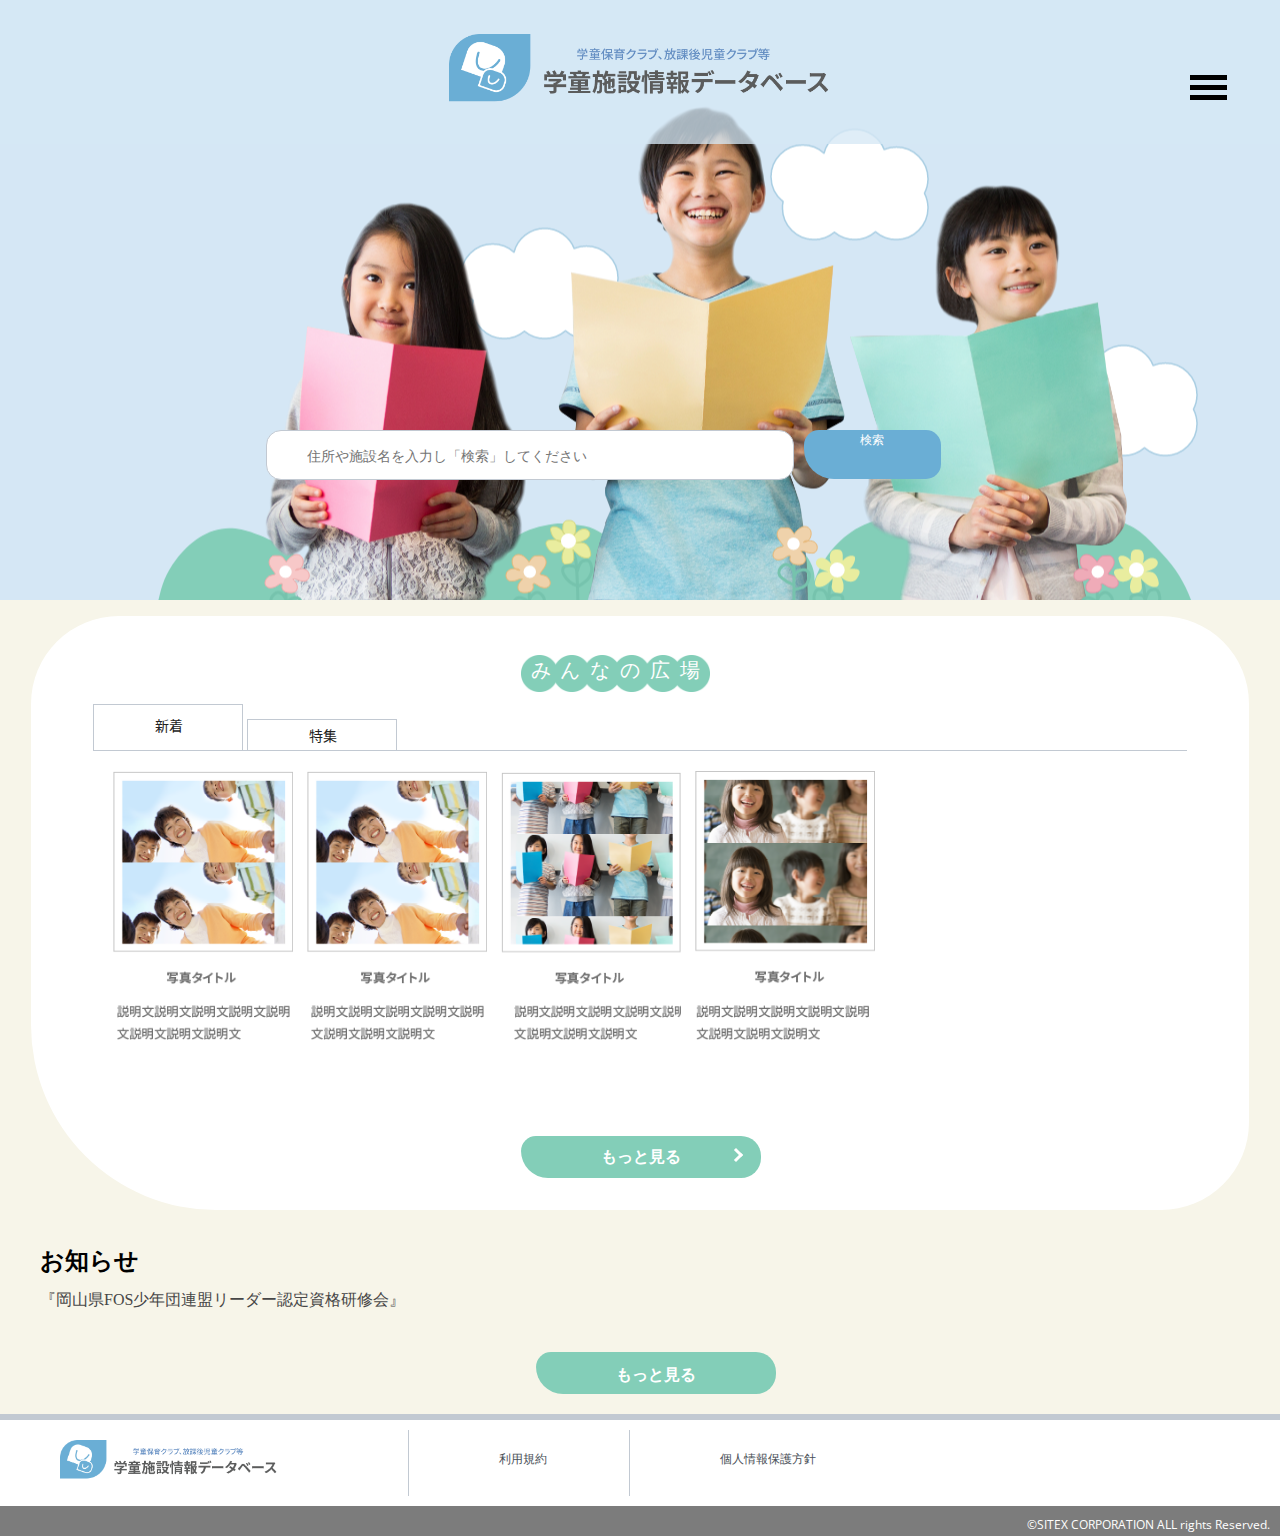
<file: index.html>
<!DOCTYPE html>
<html>

<head>
  <meta charset="UTF-8" />
  <title></title>
  <meta name="viewport" content="width=device-width, initial-scale=1" />
  <link href="http://fonts.googleapis.com/css?family=Open+Sans:400,300,700" rel="stylesheet" type="text/css" />
  <link rel="stylesheet" href="//maxcdn.bootstrapcdn.com/font-awesome/4.3.0/css/font-awesome.min.css" />

  <link rel="stylesheet" href="css/normalize.css" />
  <link rel="stylesheet" href="scss/style.css" />

  <script src="https://code.jquery.com/jquery-3.4.1.slim.min.js"
    integrity="sha256-pasqAKBDmFT4eHoN2ndd6lN370kFiGUFyTiUHWhU7k8=" crossorigin="anonymous"></script>
</head>

<body>
  <!-- ヘッダー -->
  <header class="header">
    <!-- 学童ロゴ -->
    <div class="top-logo">
      <a href="./">
        <img class="logo-img" src="images/logo.png" alt="学童施設情報データベース">
      </a>
    </div>

    <!-- バーガー メニュー -->
    <div class="burger">
      <div class="burger__patty"></div>
      <div class="burger__patty"></div>
      <div class="burger__patty"></div>
    </div>

    <nav class="menu">
      <div class="menu__brand">
        <a href="">
          <div></div>
        </a>
      </div>
      <div>
        <!-- メニューリスト -->
        <ul class="menu__list">
          <li class="menu__item"><a href="#" class="menu__text"><img class="menu__img" src="images/menuim2.png"　alt="学童施設案内">学童施設案内</a></li>
          <li class="menu__item"><a href="#" class="menu__text2">学童施設検索</a></li>
          <li class="menu__item"><a href="#" class="menu__text2">サイトからのお知らせ</a></li>
          <li class="menu__item"><a href="#" class="menu__text"><img class="menu__img" src="images/menuim3.png" alt="このサイトを利用する際に">このサイトを利用する際に</a></li>
          <li class="menu__item"><a href="#" class="menu__text2">利用規約</a></li>
          <li class="menu__item"><a href="#" class="menu__text2">個人情報保護方針
            </a></li>
        </ul>
      </div>
    </nav>
  </header>

  <section>
    <div class="main_content">    
      <!-- 施設名検索フォーム -->
      <article class="container">
        <ul class="bar font12">
          <li class="left-imput"><input id="searchInput" class="form-control fs-12" name="free_word" type="text"
              placeholder="住所や施設名を入力し「検索」してください" maxlength="50"></li>
          <li>
            <form><button class="input-botton input-color">検索</button></form>
          </li>
        </ul>    
      </article>
    </div>

    <!-- みんなの広場 -->
    <article>
      <div class="article">
        <ul class="article-bg">
          <li class="article-title1">みんなの広場</li>
          <li class="notice-container">

            <ul class="tabs">
              <li class="tab-link current" data-tab="tab-1">
                <div class="tabbox-out">
                  <div class="tabbox">新着</div>
                </div>
              </li>
              <li class="tab-link" data-tab="tab-2">
                <div class="tabbox-out">
                  <div class="tabbox">特集</div>
                </div class="tabbox-out">
              </li>
            </ul>

            <!-- 新着写真 -->
            <div id="tab-1" class="tab-content current ">
              <img class="test-im" src="scss/images/testim2.png" alt="">
              <img class="test-im" src="scss/images/testim2.png" alt="">
              <img class="test-im" src="scss/images/testim3.png" alt="">
              <img class="test-im" src="scss/images/testim4.png" alt="">
            </div>
            
            <!-- 特集写真 -->
            <div id="tab-2" class="tab-content">
              <img class="test-im" src="scss/images/testim1.png" alt="">
              <img class="test-im" src="scss/images/testim1.png" alt="">
              <img class="test-im" src="scss/images/testim1.png" alt="">
              <img class="test-im" src="scss/images/testim1.png" alt="">
            </div>
          </li>
          <li class="articlemore-bg"><a href="" class="articlemore-text articlemore-text2">もっと見る</a></li>
        </ul>
      </div>
    </article>

    <!-- お知らせ -->
    <article>
      <div id="news">
        <ul class="news-bg">
          <li class="news-title">お知らせ</li>
          <li class="news-text">『岡山県FOS少年団連盟リーダー認定資格研修会』</li>
          <li class="articlemore-bg"><a href="" class="articlemore-text articlemore-text2">もっと見る</a></li>
        </ul>
      </div>
    </article>
  </section>

  
  <!-- フッター -->
  <footer>
    <div class="footer-line"></div>
    <div class="bgc">
      <ul class="footer-list">
        <li><img class="footer-logo" src="images/logo.png" alt=""></li>
        <li class="footer-bar1">
        </li>
        <li class="footer-text1">利用規約</li>
        <li class="footer-bar2"></li></li>
        <li class="footer-text2">個人情報保護方針</li>
      </ul>
    </div>
    <div class="copyright">©SITEX CORPORATION ALL rights Reserved.</div>
  </footer>
</body>

<!-- バーガー メニュー用のjavascript -->
<script src="js/index.js"></script>
<!-- お知らせタブのjavascript -->
<script src="js/notice.js"></script>

</html>
</file>
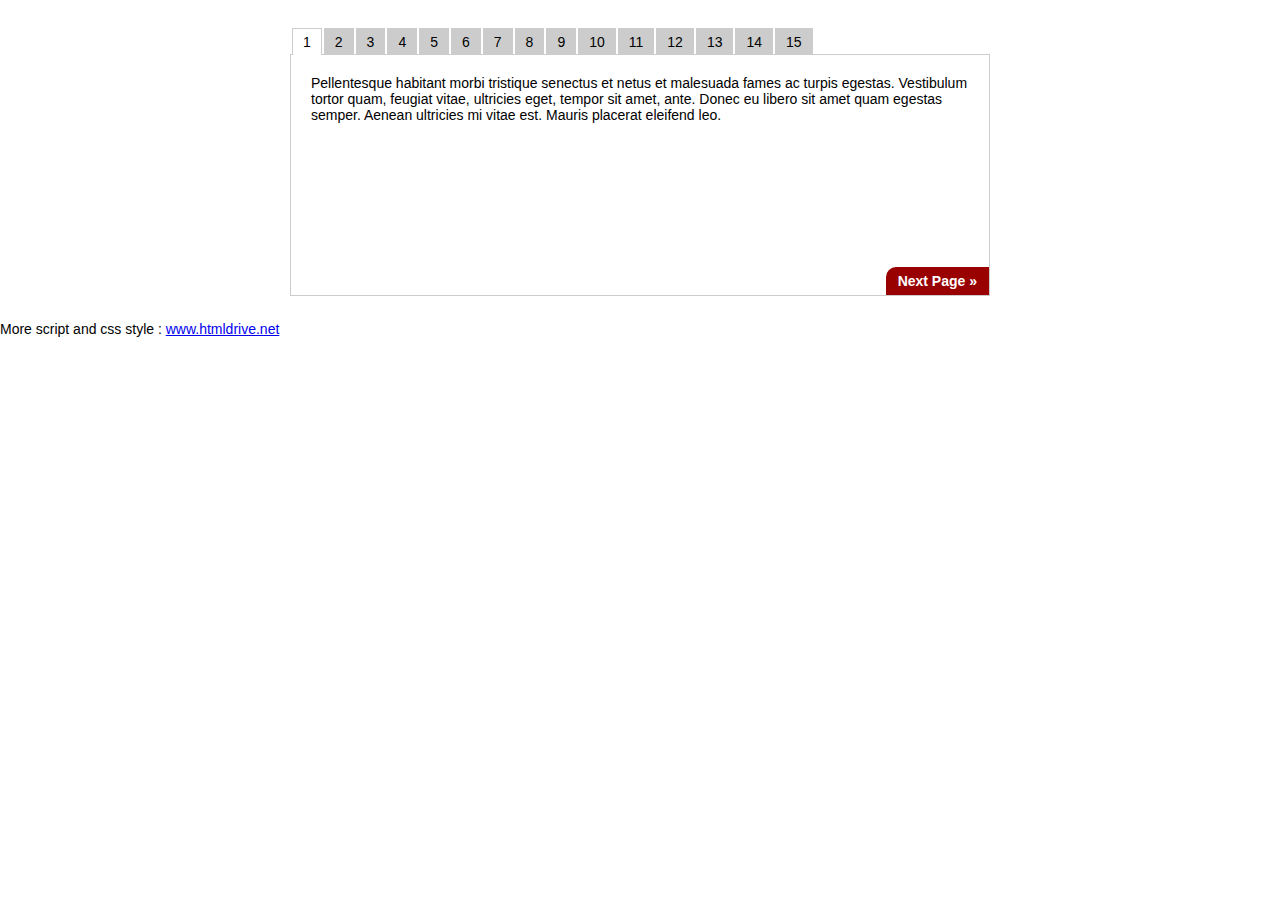
<file: TabsNextPrev/index.html>
<?php set_include_path($_SERVER['DOCUMENT_ROOT']); ?>

<!DOCTYPE html PUBLIC "-//W3C//DTD XHTML 1.0 Transitional//EN" "http://www.w3.org/TR/xhtml1/DTD/xhtml1-transitional.dtd">
<html xmlns="http://www.w3.org/1999/xhtml">

<head>
	<meta http-equiv="Content-Type" content="text/html; charset=UTF-8" />
	
	<title>jQuery UI Tabs with Next/Previous</title>

	<link rel="stylesheet" href="tabs.css" type="text/css" media="screen, projection"/>

	<script type="text/javascript" src="js/jquery-1.3.2.min.js"></script>
	<script type="text/javascript" src="js/jquery-ui-1.7.custom.min.js"></script>
    <script type="text/javascript">
		$(function() {

			var $tabs = $('#tabs').tabs();
	
			$(".ui-tabs-panel").each(function(i){
	
			  var totalSize = $(".ui-tabs-panel").size() - 1;
	
			  if (i != totalSize) {
			      next = i + 2;
		   		  $(this).append("<a href='#' class='next-tab mover' rel='" + next + "'>Next Page &#187;</a>");
			  }
	  
			  if (i != 0) {
			      prev = i;
		   		  $(this).append("<a href='#' class='prev-tab mover' rel='" + prev + "'>&#171; Prev Page</a>");
			  }
   		
			});
	
			$('.next-tab, .prev-tab').click(function() { 
		           $tabs.tabs('select', $(this).attr("rel"));
		           return false;
		       });
       

		});
    </script>

</head>

<body>

	<div id="page-wrap">
		
		<div id="tabs">
		
    		<ul>
        		<li><a href="#fragment-1">1</a></li>
        		<li><a href="#fragment-2">2</a></li>
        		<li><a href="#fragment-3">3</a></li>
        		<li><a href="#fragment-4">4</a></li>
        		<li><a href="#fragment-5">5</a></li>
        		<li><a href="#fragment-6">6</a></li>
        		<li><a href="#fragment-7">7</a></li>
        		<li><a href="#fragment-8">8</a></li>
        		<li><a href="#fragment-9">9</a></li>
        		<li><a href="#fragment-10">10</a></li>
        		<li><a href="#fragment-11">11</a></li>
        		<li><a href="#fragment-12">12</a></li>
        		<li><a href="#fragment-13">13</a></li>
        		<li><a href="#fragment-14">14</a></li>
        		<li><a href="#fragment-15">15</a></li>
    	   </ul>
	
        	<div id="fragment-1" class="ui-tabs-panel">
        	       <p>Pellentesque habitant morbi tristique senectus et netus et malesuada fames ac turpis egestas. Vestibulum tortor quam, feugiat vitae, ultricies eget, tempor sit amet, ante. Donec eu libero sit amet quam egestas semper. Aenean ultricies mi vitae est. Mauris placerat eleifend leo.</p>  
        	</div>
        	
        	<div id="fragment-2" class="ui-tabs-panel ui-tabs-hide">
                    <p>Donec ultricies senectus tristique egestas vitae, et ac morbi habitant quam sit mi quam, malesuada leo. Vestibulum tempor Mauris tortor libero eget, egestas. eu vitae feugiat netus amet Pellentesque ante. amet, ultricies eleifend turpis sit placerat et semper. Aenean est. fames </p>
            </div>
            
        	<div id="fragment-3" class="ui-tabs-panel ui-tabs-hide">
            		<p>ante. Mauris Vestibulum est. fames egestas quam, leo. amet tristique sit libero egestas. ultricies mi turpis senectus Pellentesque habitant eu ac morbi netus eget, Aenean malesuada vitae, semper. eleifend et feugiat vitae amet, placerat Donec et tortor ultricies tempor quam sit </p>
            </div>
        
        	<div id="fragment-4" class="ui-tabs-panel ui-tabs-hide">

        	</div>
        	
        	<div id="fragment-5" class="ui-tabs-panel ui-tabs-hide">
                
        	</div>
        
        	<div id="fragment-6" class="ui-tabs-panel ui-tabs-hide">
        
        	</div>
        	
        	<div id="fragment-7" class="ui-tabs-panel ui-tabs-hide">
        
        	</div>
        	
        	<div id="fragment-8" class="ui-tabs-panel ui-tabs-hide">
        
        	</div>
        	
        	<div id="fragment-9" class="ui-tabs-panel ui-tabs-hide">
        
        	</div>
        	
        	<div id="fragment-10" class="ui-tabs-panel ui-tabs-hide">

        	</div>
        	
        	<div id="fragment-11" class="ui-tabs-panel ui-tabs-hide">
        
        	</div>
        	
        	<div id="fragment-12" class="ui-tabs-panel ui-tabs-hide">
        
        	</div>
        	
        	<div id="fragment-13" class="ui-tabs-panel ui-tabs-hide">
        
        	</div>
        	
        	<div id="fragment-14" class="ui-tabs-panel ui-tabs-hide">
        
        	</div>
        	
        	<div id="fragment-15" class="ui-tabs-panel ui-tabs-hide">
        		<p>The end.</p>
        	</div>

        </div>
		
	</div>
More script and css style
: <a href="http://www.htmldrive.net/" title="HTML DRIVE - Free DHMTL Scripts,Jquery plugins,Javascript,CSS,CSS3,Html5 Library">www.htmldrive.net </a>
	
</body>

</html>
</file>
<file: scss/style.css>
@charset "UTF-8";
.header {
  position: fixed;
  z-index: 5;
  width: 100%;
  background-color: rgba(213, 231, 245, 0.77);
}

.header .top-logo {
  text-align: center;
  padding: 34px;
}

.header .top-logo .logo-img {
  max-height: 70px;
}

body {
  min-height: 100vh;
  background-color: #f7f5e9;
  font-family: "Open Sans";
  color: white;
  line-height: 1.5;
  -webkit-font-smoothing: antialiased;
}

.burger {
  position: absolute;
  z-index: 10;
  right: 25px;
  top: 25px;
  cursor: pointer;
  width: 115px;
  border-radius: 36px 36px 36px 71px;
  height: 100px;
  padding: 45px;
  -webkit-transform: rotateY(0);
          transform: rotateY(0);
  -webkit-transition: all 0.4s cubic-bezier(0.23, 1, 0.32, 1);
  transition: all 0.4s cubic-bezier(0.23, 1, 0.32, 1);
}

.burger__patty {
  width: 37px;
  height: 5px;
  margin: 5px;
  background: black;
  -webkit-transition: all 0.4s cubic-bezier(0.23, 1, 0.32, 1);
  transition: all 0.4s cubic-bezier(0.23, 1, 0.32, 1);
}

.burger__patty:last-child {
  margin-bottom: 0;
}

.burger--close {
  -webkit-transform: rotate(180deg);
          transform: rotate(180deg);
}

.burger--close .burger__patty:nth-child(1) {
  -webkit-transform: rotate(45deg) translate(8px, 8px);
          transform: rotate(45deg) translate(8px, 8px);
  background-color: white;
}

.burger--close .burger__patty:nth-child(2) {
  opacity: 0;
}

.burger--close .burger__patty:nth-child(3) {
  -webkit-transform: rotate(-45deg) translate(5px, -5px);
          transform: rotate(-45deg) translate(5px, -5px);
  background-color: white;
}

.menu {
  background: #6aaed5;
  position: fixed;
  top: 0;
  width: 100%;
  visibility: hidden;
  text-align: left !important;
}

.menu--active {
  visibility: visible;
}

.menu__brand, .menu__list {
  background: #6aaed5;
  display: -webkit-box;
  display: -ms-flexbox;
  display: flex;
  -webkit-box-orient: vertical;
  -webkit-box-direction: normal;
      -ms-flex-flow: column wrap;
          flex-flow: column wrap;
  -webkit-box-align: center;
      -ms-flex-align: center;
          align-items: center;
  -webkit-box-pack: center;
      -ms-flex-pack: center;
          justify-content: center;
  float: left;
  width: 50%;
  height: 100vh;
  overflow: hidden;
  list-style: none;
  margin: 0;
  padding: 0;
}

.menu__item-sub1 {
  font-size: 10px;
  text-align: left;
}

.menu__list {
  margin: 0;
  padding: 0;
  background: #c6c4ba;
  list-style-type: none;
  -webkit-transform: translate3d(0, -100%, 0);
          transform: translate3d(0, -100%, 0);
  -webkit-transition: all 0.4s cubic-bezier(0.23, 1, 0.32, 1);
  transition: all 0.4s cubic-bezier(0.23, 1, 0.32, 1);
}

.menu__list--active {
  background: #6aaed5;
  -webkit-transform: translate3d(0, 0, 0);
          transform: translate3d(0, 0, 0);
}

.menu__brand {
  background: #f7f5e9;
  -webkit-transition: all 0.4s cubic-bezier(0.23, 1, 0.32, 1);
  transition: all 0.4s cubic-bezier(0.23, 1, 0.32, 1);
  -webkit-transform: translate3d(0, 100%, 0);
          transform: translate3d(0, 100%, 0);
  background: #6aaed5;
}

.menu__brand--active {
  -webkit-transform: translate3d(0, 0, 0);
          transform: translate3d(0, 0, 0);
  background: #6aaed5;
}

.menu__item {
  -webkit-transform: translate3d(500px, 0, 0);
          transform: translate3d(500px, 0, 0);
  background: #6aaed5;
  margin: 0 0 0 0;
  padding: 0 0 0 0;
  border: 0;
  float: left;
  -webkit-transition: all 0.4s cubic-bezier(0.23, 1, 0.32, 1);
  transition: all 0.4s cubic-bezier(0.23, 1, 0.32, 1);
}

.menu__item--active {
  -webkit-transform: translate3d(0, 0, 0);
          transform: translate3d(0, 0, 0);
}

.menu__text {
  display: inline-block;
  position: relative;
  font-size: 16px;
  width: 400px;
  padding: 20px 0px 20px 0px;
  margin: 0px 0px 0px 0px;
  font-weight: 300;
  color: white;
  text-decoration: none;
  -webkit-transition: all 0.4s cubic-bezier(0.23, 1, 0.32, 1);
  transition: all 0.4s cubic-bezier(0.23, 1, 0.32, 1);
}

.menu__text:before {
  content: "";
  position: absolute;
  bottom: 0;
  width: 30px;
  height: 2px;
  background: rgba(255, 255, 255, 0.5);
  -webkit-transition: all 0.4s cubic-bezier(0.23, 1, 0.32, 1);
  transition: all 0.4s cubic-bezier(0.23, 1, 0.32, 1);
}

.menu__text:hover:before {
  width: 100%;
  background: white;
}

.menu__text .menu__img {
  max-height: 30px !important;
  padding: 0px 15px 0px 0px;
  vertical-align: middle;
}

.menu__text2 {
  display: inline-block;
  position: relative;
  width: 400px;
  padding: 10px 0px 0px 0px;
  margin: 0px 0px 0px 100px;
  font-size: 12px;
  text-decoration: none;
  color: white;
  text-align: left !important;
}

.menu .menu__item:nth-child(1) {
  -webkit-transition-delay: 0.1s;
          transition-delay: 0.1s;
}

.menu .menu__item:nth-child(2) {
  -webkit-transition-delay: 0.2s;
          transition-delay: 0.2s;
}

.menu .menu__item:nth-child(3) {
  -webkit-transition-delay: 0.3s;
          transition-delay: 0.3s;
}

.menu .menu__item:nth-child(4) {
  -webkit-transition-delay: 0.4s;
          transition-delay: 0.4s;
}

.menu .menu__item:nth-child(5) {
  -webkit-transition-delay: 0.5s;
          transition-delay: 0.5s;
}

.menu .menu__item:nth-child(6) {
  -webkit-transition-delay: 0.6s;
          transition-delay: 0.6s;
}

.notice-container {
  width: 100%;
  padding: 10px 50px 30px 50px;
}

.notice-container ul.tabs {
  margin: 0px;
  padding: 0px;
  list-style: none;
  height: 46px;
}

.notice-container ul.tabs li {
  display: inline-block;
  overflow: hidden;
}

.notice-container ul.tabs li .tabbox-out div {
  position: absolute;
  top: 5px;
  left: 0;
  width: 150px;
}

.notice-container ul.tabs li .tabbox-out {
  background: #ffffff;
  color: #222;
  width: 150px;
  height: 46px;
  border-top: solid 1px #C2C9D2;
  border-left: solid 1px #C2C9D2;
  border-right: solid 1px #C2C9D2;
  font-family: NotoSansCJKjp-Medium, Noto Sans CJK JP;
  font-size: 14px;
  text-align: center;
  overflow: hidden;
  position: relative !important;
  top: 15px;
}

.notice-container ul.tabs li.current .tabbox-out {
  top: 0px  !important;
  background: #ffffff;
}

.notice-container ul.tabs li.current .tabbox-out div {
  top: 5px  !important;
  padding: 5px !important;
  width: 150px;
}

.notice-container ul.tabs li.current {
  color: #222;
  width: 150px;
  height: 46px;
  font-family: NotoSansCJKjp-Medium, Noto Sans CJK JP;
  font-size: 14px;
  text-align: center;
  top: 0 !important;
}

.notice-container .tab-content {
  display: none;
  background: #ffffff;
  padding: 15px;
  border-top: solid 1px #C2C9D2;
}

.notice-container .test-im {
  width: 190px;
  padding: 5px;
}

.notice-container .tab-content.current {
  display: inherit;
}

/* tablet画面 */
@media screen and (max-width: 768px) {
  ul.menu__list,
  div.menu__brand {
    float: none;
    width: 100%;
    min-height: 0;
  }
  ul.menu__list--active,
  div.menu__brand--active {
    -webkit-transform: translate3d(0, 0, 0);
            transform: translate3d(0, 0, 0);
  }
  .menu__list {
    height: 75vh !important;
    background: #6aaed5;
    -webkit-transform: translate3d(-100%, 0, 0);
            transform: translate3d(-100%, 0, 0);
  }
  .menu__link {
    font-size: 24px;
  }
  .menu__brand {
    height: 25vh;
    -webkit-transform: translate3d(100%, 0, 0);
            transform: translate3d(100%, 0, 0);
  }
  .menu__list {
    -webkit-box-pack: unset !important;
        -ms-flex-pack: unset !important;
            justify-content: unset !important;
  }
  .header {
    background-color: rgba(213, 231, 245, 0.77);
  }
  .header .top-logo .logo-img {
    max-height: 55px !important;
  }
  .burger {
    width: 61px !important;
    height: 71px !important;
    padding: 20px 20px 20px 20px !important;
    right: 15px !important;
  }
  .left-menu {
    width: 703px !important;
    height: 130px !important;
    background-color: #6aaed5;
    border-radius: 36px 36px 36px 71px;
    padding: 150px 100px 0px 0px !important;
    margin: 230px auto 0px auto !important;
  }
  footer .footer-bar1 {
    left: 190px !important;
  }
  footer .footer-bar2 {
    display: none !important;
  }
  footer .footer-logo {
    max-height: 30px !important;
    margin: 10px !important;
  }
  footer .footer-text1 {
    top: 20px !important;
    left: 80px !important;
  }
  footer .footer-text2 {
    top: 20px !important;
    left: 120px !important;
  }
  .main_content {
    -webkit-box-orient: vertical;
    -webkit-box-direction: reverse;
        -ms-flex-direction: column-reverse;
            flex-direction: column-reverse;
    position: relative;
    height: 700px !important;
    max-height: 100%;
  }
  .main_content .left-menu {
    width: 201px;
    height: 431px;
    position: relative;
    padding: 0px 0px 0px 0px;
    margin: 0px 0px 0px 0px;
    background-position: center;
    background-image: url(images/leftmenuim.png);
  }
  .main_content .left-menu .left-menu-img2 {
    padding: 30px 0px 3px 20px !important;
  }
  .main_content .left-menu .left-flex {
    display: -webkit-box;
    display: -ms-flexbox;
    display: flex;
    position: absolute;
    top: 0px;
    left: 40px;
  }
  .main_content .left-menu .left-flex2 {
    display: -webkit-box;
    display: -ms-flexbox;
    display: flex;
    position: absolute;
    top: 20px;
    left: 370px;
  }
  .main_content .left-menu .left-menu-text1 {
    text-decoration: none;
    position: absolute;
    top: 30px !important;
    left: 150px !important;
    font-size: 14px;
    font-family: inherit;
    width: 300px;
  }
  .main_content .left-menu .left-menu-text2 {
    text-align: center !important;
    text-decoration: none;
    position: absolute;
    top: 15px !important;
    left: 110px !important;
    font-size: 14px;
    width: 100px;
  }
  .main_content .news-sec-list-ttl {
    display: inline-block;
    width: calc(100% - 15.5em);
    padding-top: 3px;
    font-size: 1.4rem;
    line-height: 1.6;
    -webkit-transition: all 0.2s;
    transition: all 0.2s;
  }
  .main_content .container {
    top: 70%;
    left: 20%;
    bottom: 0;
    right: 20%;
    width: 600px !important;
    font-size: 14px;
    position: absolute;
  }
  .main_content .container .label1 {
    font-size: 13px;
    margin: 0px;
    font-weight: bold;
  }
  .main_content .container .bar .input-botton {
    display: -webkit-box;
    display: -ms-flexbox;
    display: flex;
    width: 90px;
    height: 50px;
  }
  .main_content .container .font12 {
    color: #999;
    font-size: 9px !important;
    border: 1px #ccc;
    padding: 0 0;
    width: 600px;
  }
  .main_content .container .form-control {
    font-size: 13px;
  }
}

/* sp画面 */
@media screen and (max-width: 512px) {
  ul.menu__list,
  div.menu__brand {
    float: none;
    width: 100%;
    min-height: 0;
  }
  ul.menu__list--active,
  div.menu__brand--active {
    -webkit-transform: translate3d(0, 0, 0);
            transform: translate3d(0, 0, 0);
  }
  .menu__list {
    height: 75vh !important;
    background: #6aaed5;
    -webkit-transform: translate3d(-100%, 0, 0);
            transform: translate3d(-100%, 0, 0);
  }
  .menu__link {
    font-size: 24px;
  }
  .menu__brand {
    height: 25vh;
    -webkit-transform: translate3d(100%, 0, 0);
            transform: translate3d(100%, 0, 0);
  }
  .main_content {
    height: 500px !important;
  }
  .menu__list {
    -webkit-box-pack: unset !important;
        -ms-flex-pack: unset !important;
            justify-content: unset !important;
  }
  .header {
    background-color: rgba(213, 231, 245, 0.77);
  }
  .header .top-logo {
    float: left;
  }
  .header .top-logo .logo-img {
    max-height: 45px !important;
  }
  .burger {
    width: 61px !important;
    height: 71px !important;
    right: 15px !important;
  }
  .left-menu {
    width: 353px !important;
    height: 130px !important;
    background-color: #6aaed5;
    border-radius: 23px 23px 23px 65px;
    padding: 150px 100px 0px 0px !important;
    margin: 230px 0px 0px 9px !important;
    top: 150px;
    left: 00px;
  }
  article .article {
    margin: 20px 0px 0px 0px !important;
    padding: 0px 11px 0px 11px !important;
    position: absolute;
    top: 460px;
    left: 0px;
    width: 100%;
  }
  article .hide-mobile-facility-butten {
    display: none !important;
  }
  article .hide-pc-facility-butten {
    display: block !important;
  }
  article .hide-pc-facility-butten ul {
    display: -webkit-box !important;
    display: -ms-flexbox !important;
    display: flex !important;
  }
  article .facility-flex {
    -webkit-box-orient: vertical !important;
    -webkit-box-direction: normal !important;
        -ms-flex-direction: column !important;
            flex-direction: column !important;
  }
  article .article-bg {
    border-radius: 51px 51px 51px 120px !important;
    height: 100% !important;
  }
  article .facility-padding {
    padding: 0px 0px 0px 110px;
  }
  article .facility-butten1 {
    border-radius: 0px !important;
    border: solid #C2C9D2 !important;
    background-color: #ffffff !important;
    margin: 5px !important;
    width: 35px !important;
    height: 35px !important;
  }
  article .facility-butten2 {
    border-radius: 0px !important;
    border: solid #C2C9D2 !important;
    background-color: #ffffff !important;
    margin: 5px !important;
    width: 35px !important;
    height: 35px !important;
  }
  article .facility-text1::after {
    margin: 10px 0px 20px 12px !important;
    border-top: 3px solid #c2c9d2 !important;
    border-right: 3px solid #c2c9d2 !important;
  }
  article .facility-text2::after {
    margin: 10px 0px 20px 10px !important;
    border-top: 3px solid #c2c9d2 !important;
    border-right: 3px solid #c2c9d2 !important;
  }
  article .article-info {
    width: 320px !important;
    margin: 20px 0px 10px 0px !important;
  }
  article .article-info-im2 {
    padding: 0px !important;
  }
  article .article-title1 {
    left: 20% !important;
  }
  article .article-title2 {
    margin: 12px 10px 0px 10px !important;
  }
  article .articlemore-text2::after {
    position: static !important;
    margin: -15px 0px 0px 190px !important;
  }
  article .articlemore-bg {
    left: 20% !important;
    margin: 20px 0px 20px 40px !important;
    border-radius: 15px 20px 20px 27px !important;
    position: static !important;
  }
  #news {
    position: relative;
    top: 690px;
    left: -40px;
  }
  #news .news-title {
    padding: 10px;
  }
  #news .news-text {
    padding: 10px;
  }
  #news .articlemore-bg {
    margin: 0px 0px 0px 60px !important;
  }
  .main_content {
    -webkit-box-orient: vertical;
    -webkit-box-direction: reverse;
        -ms-flex-direction: column-reverse;
            flex-direction: column-reverse;
    position: relative;
    width: 100%;
    height: 500px !important;
    background-size: cover;
    background-position: center center;
    padding: 0px 0px 0px 0px;
    background-image: url(images/topim.png);
    max-width: 100%;
    max-height: 100%;
  }
  .main_content .left-menu {
    width: 201px;
    height: 431px;
    position: relative;
    padding: 0px 0px 0px 0px;
    margin: 0px 0px 0px 0px;
    background-position: center;
    background-image: url(images/leftmenuim.png);
  }
  .main_content .left-menu .left-flex {
    position: absolute;
    top: 0px;
    left: 50px;
  }
  .main_content .left-menu .left-flex .left-menu-img1 {
    max-height: 60px !important;
  }
  .main_content .left-menu .left-flex2 {
    position: absolute;
    top: 0px;
    left: 180px;
  }
  .main_content .left-menu .left-flex2 .left-menu-img2 {
    max-height: 60px !important;
  }
  .main_content .left-menu .left-menu-text1 {
    text-decoration: none;
    position: absolute;
    top: 50px !important;
    left: 0px !important;
    font-size: 14px;
    width: 300px;
  }
  .main_content .left-menu .left-menu-text2 {
    text-decoration: none;
    position: absolute;
    top: 50px !important;
    left: 30px !important;
    font-size: 14px;
    width: 100px;
  }
  .main_content .container {
    margin-left: auto;
    margin-right: auto;
    margin-bottom: -210px;
    width: 350px !important;
    position: absolute;
    top: 380px;
    left: 0px;
    margin: 0 !important;
  }
  .main_content .container .label1 {
    font-size: 12px;
    margin: 0px;
    font-weight: bold;
  }
  .main_content .container .bar .input-botton {
    display: -webkit-box;
    display: -ms-flexbox;
    display: flex;
    width: 90px;
    height: 40px;
  }
  .main_content .container .bar .form-control {
    height: 40px;
    padding-left: 10px !important;
    border-radius: 10px !important;
  }
  .main_content .container .font12 {
    color: #999;
    font-size: 9px !important;
    border: 1px #ccc;
    padding: 0 0;
    width: 350px !important;
  }
  .main_content .container .form-control {
    font-size: 10px;
  }
  #notice .notice-bg .notice-title {
    font-size: 20px !important;
    top: 680px !important;
    left: 10px !important;
  }
  #notice .notice-bg .notice-text {
    top: 730px !important;
    left: 10px !important;
    width: 500px !important;
  }
  .test-im {
    width: 140px !important;
  }
  .notice-container {
    padding: 0px !important;
  }
  .notice-container ul.tabs {
    margin: 15px 0px 0px 0px;
  }
  .notice-container .tab-content.current {
    display: -webkit-box !important;
    display: -ms-flexbox !important;
    display: flex !important;
    -ms-flex-wrap: wrap !important;
        flex-wrap: wrap !important;
  }
  footer {
    position: absolute;
    top: 1650px !important;
  }
  footer .footer-list .footer-logo {
    display: none;
  }
  footer .footer-list .footer-text1 {
    top: 10px !important;
    left: 10px !important;
    height: 40px;
    width: 60px !important;
  }
  footer .footer-list .footer-bar1 {
    left: 130px !important;
  }
  footer .footer-list .footer-bar2 {
    display: none !important;
  }
  footer .footer-list .footer-text2 {
    top: 10px !important;
    left: 100px !important;
    height: 40px;
    width: 100px !important;
  }
}

* {
  -webkit-box-sizing: border-box;
          box-sizing: border-box;
}

li {
  list-style: none;
}

h1,
h2,
h3,
p {
  margin: 0;
  font-weight: 400;
}

main {
  height: 100vh;
  display: -webkit-box;
  display: -ms-flexbox;
  display: flex;
  -webkit-box-orient: vertical;
  -webkit-box-direction: normal;
      -ms-flex-flow: column wrap;
          flex-flow: column wrap;
  -webkit-box-pack: center;
      -ms-flex-pack: center;
          justify-content: center;
  padding: 8vw;
}

main h1 > a {
  color: white;
  text-decoration: none;
  font-size: 48px;
  font-weight: 300;
}

.main_content {
  display: -webkit-box;
  display: -ms-flexbox;
  display: flex;
  position: relative;
  width: 100%;
  height: 600px;
  background-size: cover;
  background-position: center;
  padding: 150px 0px 0px 0px;
  background-image: url(images/topim.png);
  background-repeat: no-repeat;
  background-position: center;
}

.main_content .left-menu {
  width: 201px;
  height: 431px;
  position: relative;
  padding: 20px 40px 0px 10px;
  margin: 0px 0px 0px 15px;
  background-position: center center;
  background-image: url(images/leftmenuim.png);
}

.main_content .left-menu .left-menu-text1 {
  text-decoration: none;
  font-size: 14px;
  font-family: inherit;
  color: white;
  position: absolute;
  top: 130px;
  left: 50px;
}

.main_content .left-menu .left-menu-text2 {
  text-decoration: none;
  font-size: 14px;
  font-family: inherit;
  color: white;
  position: absolute;
  top: 270px;
  left: 70px;
}

.main_content .left-menu .left-menu01-img1 {
  padding: 0px 20px 0px 0px;
}

.main_content .left-menu .left-menu-img2 {
  padding: 70px 0px 3px 20px;
}

.container {
  position: absolute;
  top: 70%;
  left: 20%;
  bottom: 0;
  right: 20%;
  overflow: hidden;
}

.container .label1 {
  font-size: 14px;
  margin: 0px;
  font-weight: bold;
}

.container .bar {
  display: block;
  padding: 0.375rem 0.75rem;
  font-size: 1rem;
  line-height: 1.5;
  color: #495057;
  background-clip: padding-box;
  border: 1px solid #ced4da;
  border-radius: 0.25rem;
  margin: 0px;
}

.container .form-control {
  height: 50px;
  width: 595px;
  resize: none;
  border-radius: 15px;
  border: 1px solid #c2c9d2;
  margin: 0 10px 0px 0px;
  padding: 0px 0px 0px 40px;
  outline-width: 0;
}

.container .form-control:focus {
  border: 1px solid #0f9df0 !important;
}

.container .font12 {
  height: 30px;
  margin: 10px;
  width: 80%;
  resize: none;
  padding: 8px 16px;
}

.container .left-imput {
  float: left;
  height: 30px;
  width: 70%;
  display: -webkit-box;
  display: -ms-flexbox;
  display: flex;
}

.container .input-botton {
  display: -webkit-box;
  display: -ms-flexbox;
  display: flex;
  width: 137px;
  height: 49px;
  background-color: #6aaed5;
  border-radius: 15px 15px 15px 30px;
  color: #fff;
  -webkit-box-pack: center;
      -ms-flex-pack: center;
          justify-content: center;
  border: 0px;
}

.container .font12 {
  color: #999;
  font-size: 12px;
  border: 1px #ccc;
  padding: 0 0;
  width: 100%;
}

.container .left-imput {
  height: 50px;
}

.container .form-control {
  font-size: 14px;
}

article .article {
  overflow: hidden;
  padding: 0px 31px 0px 31px;
  margin: 0px 0px 0px 0px;
}

article .article-bg {
  width: 100%;
  height: 100%;
  background-color: white;
  border-radius: 88px 88px 88px 185px;
  color: #070707;
  padding: 12px;
}

article .article-bg .article-title1 {
  display: block;
  position: relative;
  overflow: hidden;
  color: #ffffff;
  width: 199px;
  height: 39px;
  text-align: center;
  padding: 0px;
  margin: 27px 0px 0px 0px;
  left: 40%;
  letter-spacing: 0.49em;
  background-image: url(images/articlebg.png);
  font-size: 20px;
  font-family: SourceHanSansJP-Bold, Source Han Sans JP;
  background-size: 95%;
  background-repeat: no-repeat;
}

article .article-bg .article-title2 {
  padding: 0px;
  margin: 12px 70px 0px 70px;
}

article .article-bg .article-album {
  padding: 0px;
  margin: 12px 70px 0px 70px;
}

article .article-bg .articlemore-bg {
  display: block;
  position: relative;
  color: #ffffff;
  width: 240px;
  height: 42px;
  text-align: center;
  padding: 8px 0px 0px 0px;
  margin: 40px 20px 20px 0px;
  left: 40%;
  background-color: #83ceb8;
  border-radius: 15px 20px 20px 27px;
}

article .article-bg .articlemore-text {
  text-decoration: none;
  color: #ffffff;
  width: 10px;
  font-weight: bold;
}

article .article-bg .articlemore-text2::after {
  content: "";
  display: block;
  font-family: SourceHanSansJP-Bold, Source Han Sans JP;
  width: 7px;
  height: 7px;
  border-top: 3px solid white;
  border-right: 3px solid white;
  -webkit-transform: rotate(45deg);
  transform: rotate(45deg);
  position: absolute;
  right: 20px;
  top: 50%;
  margin-top: -7px;
}

article .article-bg .facility-flex {
  display: -webkit-box;
  display: -ms-flexbox;
  display: flex;
  -webkit-box-orient: horizontal;
  -webkit-box-direction: normal;
      -ms-flex-direction: row;
          flex-direction: row;
  /* 縦 */
  padding: 0px;
}

article .article-bg .hide-pc-facility-butten {
  display: none;
}

article .article-bg .facility-butten1 {
  display: block;
  width: 78px;
  height: 78px;
  background-color: #83ceb8;
  border-radius: 30px 30px 30px 46px;
  margin: 140px 20px 20px 10px;
}

article .article-bg .facility-text1::after {
  content: "";
  display: block;
  font-family: SourceHanSansJP-Bold, Source Han Sans JP;
  width: 7px;
  height: 7px;
  border-top: 3px solid white;
  border-right: 3px solid white;
  -webkit-transform: rotate(-135deg);
          transform: rotate(-135deg);
  margin: 29px 20px 20px 30px;
}

article .article-bg .facility-butten2 {
  display: block;
  width: 78px;
  height: 78px;
  background-color: #83ceb8;
  border-radius: 30px 30px 30px 46px;
  margin: 140px 20px 20px 10px;
}

article .article-bg .facility-text2::after {
  content: "";
  display: block;
  width: 7px;
  height: 7px;
  border-top: 3px solid white;
  border-right: 3px solid white;
  -webkit-transform: rotate(45deg);
  transform: rotate(45deg);
  margin: 30px 30px 20px 30px;
}

article .article-bg .article-info {
  display: block;
  width: 395px;
  background-color: white;
  border-radius: 19px;
  margin: 50px;
  border: 1px solid #c2c9d2;
  padding: 0px;
  margin: 0px 10px 0px 0px;
}

article .article-bg .article-info-im1 {
  margin: 0px;
  padding: 0px;
  max-height: 200px;
  text-align: center;
}

article .article-bg .article-info-im2 {
  margin: 0px;
  padding: 0px 0px 0px 15px;
  max-height: 200px;
  text-align: center;
}

article .article-bg .article-info-padding {
  padding: 20px;
  margin: 0px;
}

article .article-bg .article-text1 {
  margin: 0px;
  padding: 10px 0px 10px 0px;
  font-size: 18px;
  text-align: center;
  font-weight: bold;
  color: #8d8d8d;
  text-decoration: none;
}

article .article-bg .article-text2 {
  margin: 0px;
  padding: 5px 0px 5px 0px;
  font-size: 14px;
  text-align: center;
  color: #8d8d8d;
  text-decoration: none;
}

#news {
  margin: 0px;
  padding: 0px;
}

#news .news-bg {
  position: relative;
}

#news .news-bg .news-title {
  text-decoration: none;
  font-size: 24px;
  font-family: inherit;
  color: black;
  font-weight: bold;
}

#news .news-bg .news-text {
  text-decoration: none;
  color: #474747;
  margin: 10px 0px 20px 0px;
  overflow: hidden;
  font-family: SourceHanSansJP-Bold, Source Han Sans JP;
}

#news .news-bg .articlemore-bg {
  display: block;
  position: relative;
  padding: 10px;
  color: #ffffff;
  width: 240px;
  height: 42px;
  text-align: center;
  left: 40%;
  background-color: #83ceb8;
  border-radius: 15px 20px 20px 27px;
  margin: 40px 20px 20px 0px;
}

#news .news-bg .articlemore-text {
  text-decoration: none;
  color: #ffffff;
  width: 10px;
  font-weight: bold;
}

footer {
  width: 100%;
}

footer .footer-line {
  height: 2px;
  border: solid #c2c9d2;
  width: 100%;
}

footer .bgc {
  background: #000;
}

footer .footer-list {
  display: -webkit-box;
  display: -ms-flexbox;
  display: flex;
  background-color: white;
  height: 100%;
  margin: 0px;
  width: 100%;
}

footer .footer-list .footer-logo {
  max-height: 40px;
  margin: 20px;
}

footer .footer-list .footer-bar1 {
  display: block;
  width: 1px;
  background-color: #c2c9d2;
  position: relative;
  margin: 10px;
  padding: 0px;
  left: 100px;
}

footer .footer-list .footer-bar2 {
  display: block;
  width: 1px;
  background-color: #c2c9d2;
  position: relative;
  margin: 10px;
  padding: 0px;
  left: 200px;
}

footer .footer-list .footer-text1 {
  display: block;
  position: relative;
  font-size: 12px;
  color: #495057;
  top: 30px;
  left: 180px;
  width: 100px;
}

footer .footer-list .footer-text2 {
  font-size: 12px;
  color: #495057;
  top: 30px;
  width: 100px;
  left: 280px;
  position: relative;
}

footer .copyright {
  background: #7c7c7c;
  height: 30px;
  text-align: right;
  font-size: 12px;
  padding: 10px;
}
/*# sourceMappingURL=style.css.map */
</file>
<file: TabsNextPrev/tabs.css>
*									{ margin: 0; padding: 0; }
body								{ font: 14px Helvetica, Sans-Serif; }

#page-wrap							{ width: 700px; margin: 25px auto; }


.ui-tabs 							{ zoom: 1; }
.ui-tabs .ui-tabs-nav 				{ list-style: none; position: relative; padding: 2px 2px 0; overflow: hidden; 
									  top: 1px; z-index: 1000; }
.ui-tabs .ui-tabs-nav li 			{ position: relative; float: left; border: 1px solid #ccc; 
									  border-bottom-width: 0 !important; margin: 0 2px -1px 0; background: #ccc; }
.ui-tabs .ui-tabs-nav li a 			{ float: left; text-decoration: none; padding: 5px 10px; color: black; }
.ui-tabs .ui-tabs-nav 
li.ui-tabs-selected 				{ padding-bottom: 1px; border-bottom-width: 0; background: white; }
.ui-tabs .ui-tabs-nav 
li.ui-tabs-selected a, .ui-tabs 
.ui-tabs-nav li.ui-state-disabled a, 
.ui-tabs .ui-tabs-nav 
li.ui-state-processing a 			{ cursor: text; }
.ui-tabs .ui-tabs-nav li a, 
.ui-tabs.ui-tabs-collapsible 
.ui-tabs-nav li.ui-tabs-selected a  { cursor: pointer; } /* first selector in group seems obsolete, but required to overcome bug in Opera applying cursor: text overall if defined elsewhere... */
.ui-tabs .ui-tabs-panel 			{ padding: 20px; display: block; border-width: 0; background: none; 
									  border: 1px solid #ccc; position: relative; min-height: 200px; }
.ui-tabs .ui-tabs-hide 				{ display: none !important; }




a.mover 							{ background: #900; padding: 6px 12px; position: absolute;
								      color: white; font-weight: bold; text-decoration: none; }
.next-tab 							{ bottom: 0; right: 0; -moz-border-radius-topleft: 10px; -webkit-border-top-left-radius: 10px; }
.prev-tab 							{ bottom: 0; left: 0; -moz-border-radius-topright: 10px; -webkit-border-top-right-radius: 10px; }
</file>
